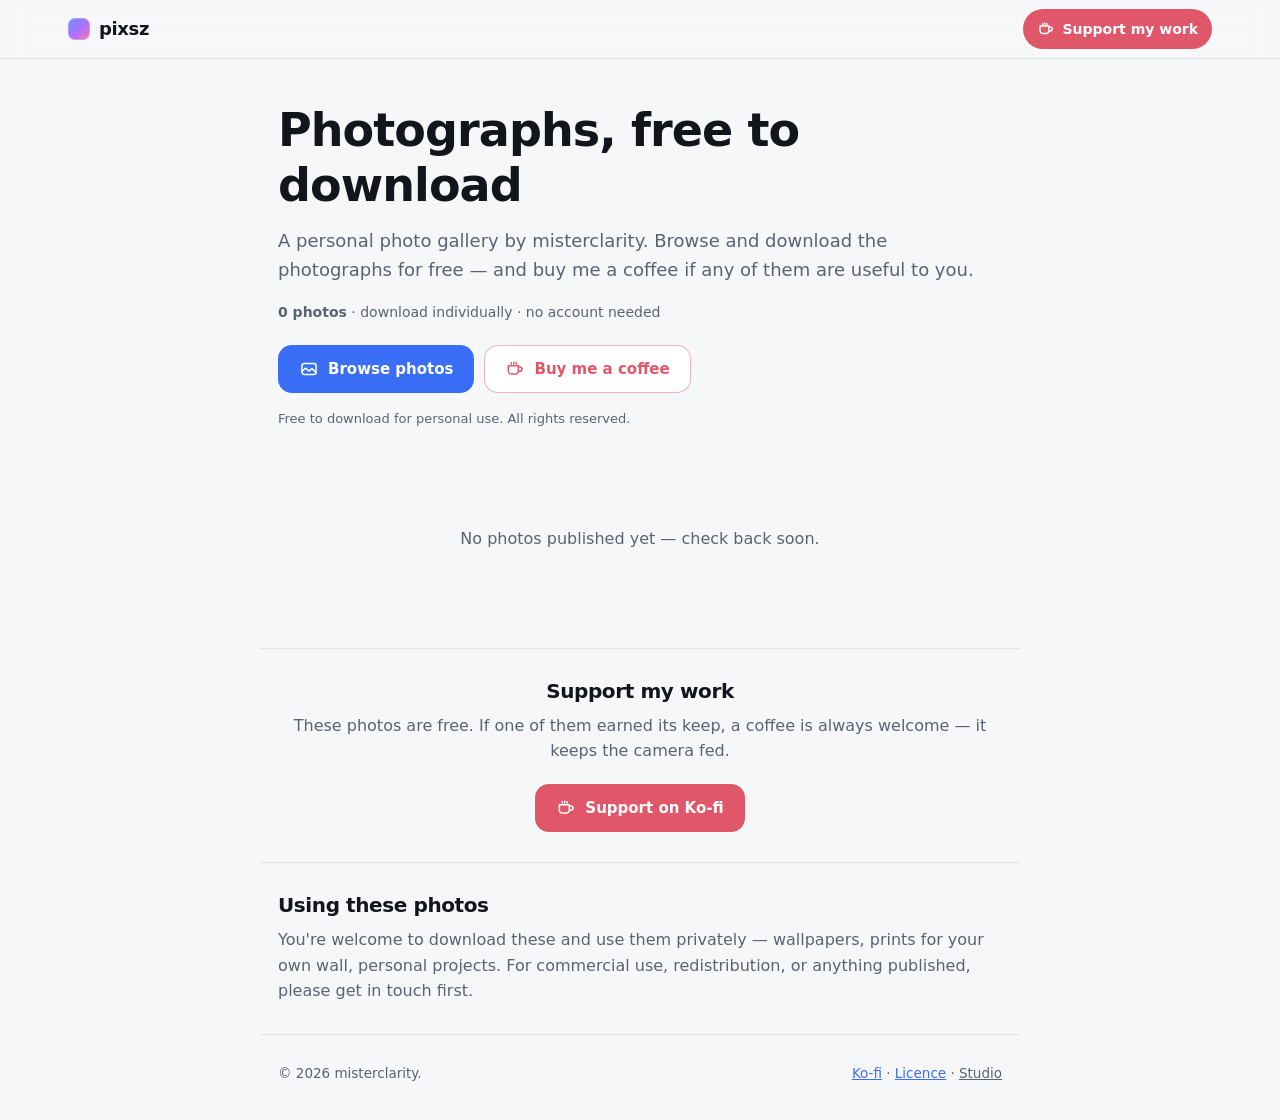
<file: index.html>
<!DOCTYPE html>
<html lang="en">
<head>
<meta charset="utf-8">
<meta name="viewport" content="width=device-width, initial-scale=1, viewport-fit=cover">

<title>pixsz — photography by misterclarity</title>
<meta name="description" content="A personal photo gallery by misterclarity. Browse and download the photographs for free — and buy me a coffee if any of them are useful to you.">
<meta name="keywords" content="photography, free photos, download photos, photo gallery, misterclarity">
<meta name="author" content="misterclarity">
<link rel="canonical" href="https://misterclarity.github.io/pixsz/">
<meta name="robots" content="index, follow, max-image-preview:large, max-snippet:-1, noai, noimageai">

<meta property="og:type" content="website">
<meta property="og:site_name" content="pixsz">
<meta property="og:title" content="pixsz — photography by misterclarity">
<meta property="og:description" content="A personal photo gallery by misterclarity. Browse and download the photographs for free — and buy me a coffee if any of them are useful to you.">
<meta property="og:url" content="https://misterclarity.github.io/pixsz/">
<meta property="og:image" content="https://misterclarity.github.io/pixsz/assets/icon-512.png">
<meta property="og:locale" content="en">
<meta name="twitter:card" content="summary_large_image">
<meta name="twitter:title" content="pixsz — photography by misterclarity">
<meta name="twitter:description" content="A personal photo gallery by misterclarity. Browse and download the photographs for free — and buy me a coffee if any of them are useful to you.">
<meta name="twitter:image" content="https://misterclarity.github.io/pixsz/assets/icon-512.png">

<meta name="theme-color" content="#0d0f14" media="(prefers-color-scheme: dark)">
<meta name="theme-color" content="#f6f7f9" media="(prefers-color-scheme: light)">
<link rel="icon" href="./assets/icon-192.png" sizes="192x192" type="image/png">
<link rel="apple-touch-icon" href="./assets/apple-touch-icon.png">
<link rel="stylesheet" href="./css/gallery.css">

<script type="application/ld+json">
{
  "@context": "https://schema.org",
  "@type": "ImageGallery",
  "name": "pixsz — photography by misterclarity",
  "description": "A personal photo gallery by misterclarity. Browse and download the photographs for free — and buy me a coffee if any of them are useful to you.",
  "url": "https://misterclarity.github.io/pixsz/",
  "inLanguage": "en",
  "author": {
    "@type": "Person",
    "name": "misterclarity",
    "url": "https://github.com/misterclarity"
  }
}
</script>
</head>
<body>

<a class="skip" href="#gallery">Skip to photos</a>

<header class="masthead">
  <div class="wrap">
    <div class="brand">
      <span class="brand-mark" aria-hidden="true"></span>
      <span class="brand-name">pixsz</span>
    </div>
    <!--KOFI-->
    <a class="kofi-btn" href="https://ko-fi.com/misterclarity" target="_blank" rel="noopener noreferrer">
      <svg viewBox="0 0 24 24" aria-hidden="true"><path d="M4 8h12v6a4 4 0 0 1-4 4H8a4 4 0 0 1-4-4V8Z"/><path d="M16 9.5h1.8a2.6 2.6 0 0 1 0 5.2H16"/><path d="M7.5 4.5v1.6M10.5 4v2.1M13.5 4.5v1.6"/></svg>
      <span>Support my work</span>
    </a>
    <!--/KOFI-->
  </div>
</header>

<main>
  <section class="intro wrap">
    <h1>Photographs, free to download</h1>
    <p class="lede">A personal photo gallery by misterclarity. Browse and download the photographs for free — and buy me a coffee if any of them are useful to you.</p>
    <p class="counts"><strong>0 photos</strong> · download individually · no account needed</p>
    <div class="intro-actions">
      <a class="btn primary" href="#gallery">
        <svg viewBox="0 0 24 24" aria-hidden="true"><rect x="3.5" y="5.5" width="17" height="13" rx="3"/><path d="M3.5 15l4.5-4 4 3.5 3.5-3 5 4.5"/></svg>
        <span>Browse photos</span>
      </a>
      <!--KOFI-->
      <a class="btn kofi-cta" href="https://ko-fi.com/misterclarity" target="_blank" rel="noopener noreferrer">
        <svg viewBox="0 0 24 24" aria-hidden="true"><path d="M4 8h12v6a4 4 0 0 1-4 4H8a4 4 0 0 1-4-4V8Z"/><path d="M16 9.5h1.8a2.6 2.6 0 0 1 0 5.2H16"/><path d="M7.5 4.5v1.6M10.5 4v2.1M13.5 4.5v1.6"/></svg>
        <span>Buy me a coffee</span>
      </a>
      <!--/KOFI-->
    </div>
    <p class="licence-line">Free to download for personal use. All rights reserved.</p>
  </section>

  <section class="gallery wrap" id="gallery" aria-label="Photographs">
<p class="gallery-empty">No photos published yet — check back soon.</p>
  </section>

  <!--KOFI-->
  <aside class="support wrap">
    <h2>Support my work</h2>
    <p>These photos are free. If one of them earned its keep, a coffee is always welcome — it keeps the camera fed.</p>
    <a class="btn primary" href="https://ko-fi.com/misterclarity" target="_blank" rel="noopener noreferrer">
      <svg viewBox="0 0 24 24" aria-hidden="true"><path d="M4 8h12v6a4 4 0 0 1-4 4H8a4 4 0 0 1-4-4V8Z"/><path d="M16 9.5h1.8a2.6 2.6 0 0 1 0 5.2H16"/><path d="M7.5 4.5v1.6M10.5 4v2.1M13.5 4.5v1.6"/></svg>
      <span>Support on Ko-fi</span>
    </a>
  </aside>
  <!--/KOFI-->

  <section class="licence wrap" id="licence">
    <h2>Using these photos</h2>
    <p>You're welcome to download these and use them privately — wallpapers, prints for your own wall, personal projects. For commercial use, redistribution, or anything published, please get in touch first.</p>
  </section>
</main>

<footer class="foot wrap">
  <p>© 2026 misterclarity.</p>
  <p class="foot-links">
    <!--KOFI--><a href="https://ko-fi.com/misterclarity" target="_blank" rel="noopener noreferrer">Ko-fi</a> · <!--/KOFI-->
    <a href="#licence">Licence</a><!--STUDIO--> ·
    <a class="foot-studio" href="./studio.html" rel="nofollow">Studio</a><!--/STUDIO-->
  </p>
</footer>

<!-- Viewer -->
<div class="viewer" id="viewer" hidden role="dialog" aria-modal="true" aria-label="Photo viewer">
  <figure class="viewer-stage">
    <!-- Sources are filled in per photo so the viewer picks a screen-sized
         variant rather than always pulling the largest one. -->
    <picture>
      <source id="viewerWebp" type="image/webp" sizes="100vw">
      <source id="viewerJpeg" type="image/jpeg" sizes="100vw">
      <img id="viewerImg" alt="">
    </picture>
  </figure>
  <div class="viewer-bar viewer-top">
    <button type="button" class="vbtn" id="viewerClose" aria-label="Close viewer">
      <svg viewBox="0 0 24 24" aria-hidden="true"><path d="M6 6l12 12M18 6L6 18"/></svg>
    </button>
    <span class="viewer-count" id="viewerCount"></span>
    <a class="vbtn" id="viewerDownload" download aria-label="Download the web-size version">
      <svg viewBox="0 0 24 24" aria-hidden="true"><path d="M12 4v11m0 0-3.5-3.5M12 15l3.5-3.5"/><path d="M5 17v1.5A1.5 1.5 0 0 0 6.5 20h11a1.5 1.5 0 0 0 1.5-1.5V17"/></svg>
    </a>
    <button type="button" class="vbtn" id="viewerFull" aria-label="Get the full-resolution file">
      <svg viewBox="0 0 24 24" aria-hidden="true"><path d="M9 4H4v5M15 20h5v-5M20 9V4h-5M4 15v5h5"/></svg>
    </button>
  </div>
  <button type="button" class="vnav prev" id="viewerPrev" aria-label="Previous photo">
    <svg viewBox="0 0 24 24" aria-hidden="true"><path d="M15 5 8 12l7 7"/></svg>
  </button>
  <button type="button" class="vnav next" id="viewerNext" aria-label="Next photo">
    <svg viewBox="0 0 24 24" aria-hidden="true"><path d="M9 5l7 7-7 7"/></svg>
  </button>
  <div class="viewer-bar viewer-bottom">
    <p id="viewerCaption"></p>
  </div>
</div>

<!-- Supporter prompt. Not a paywall: the bypass is a full-weight button, the
     copy says the download works either way, and the URL is in the markup. -->
<div class="gate-scrim" id="gateScrim" hidden></div>
<div class="gate" id="gate" hidden role="dialog" aria-modal="true" aria-labelledby="gateTitle"
     data-enabled="1">
  <h2 id="gateTitle">Full resolution</h2>
  <p class="gate-body">The web-size version is free and downloads straight away. If the full-size file is worth something to you, a coffee helps keep this going.</p>
  <p class="gate-file" id="gateFile"></p>
  <div class="gate-actions">
    <a class="btn primary gate-support" id="gateSupport" href="https://ko-fi.com/misterclarity" target="_blank" rel="noopener noreferrer">
      <svg viewBox="0 0 24 24" aria-hidden="true"><path d="M4 8h12v6a4 4 0 0 1-4 4H8a4 4 0 0 1-4-4V8Z"/><path d="M16 9.5h1.8a2.6 2.6 0 0 1 0 5.2H16"/><path d="M7.5 4.5v1.6M10.5 4v2.1M13.5 4.5v1.6"/></svg>
      <span>Buy me a coffee</span>
    </a>
    <a class="btn" id="gateBypass" download>
      <svg viewBox="0 0 24 24" aria-hidden="true"><path d="M12 4v11m0 0-3.5-3.5M12 15l3.5-3.5"/><path d="M5 17v1.5A1.5 1.5 0 0 0 6.5 20h11a1.5 1.5 0 0 0 1.5-1.5V17"/></svg>
      <span>Download full resolution</span>
    </a>
  </div>
  <p class="gate-note">Honesty box — nothing is checked, and the download works either way.</p>
  <button type="button" class="gate-close" id="gateClose" aria-label="Close">
    <svg viewBox="0 0 24 24" aria-hidden="true"><path d="M6 6l12 12M18 6L6 18"/></svg>
  </button>
</div>

<div class="toast" id="toast" role="status" aria-live="polite" hidden></div>

<script type="module" src="./js/gallery.js"></script>
<!-- built 2026-08-10T14:46:11.732Z -->
</body>
</html>
</file>
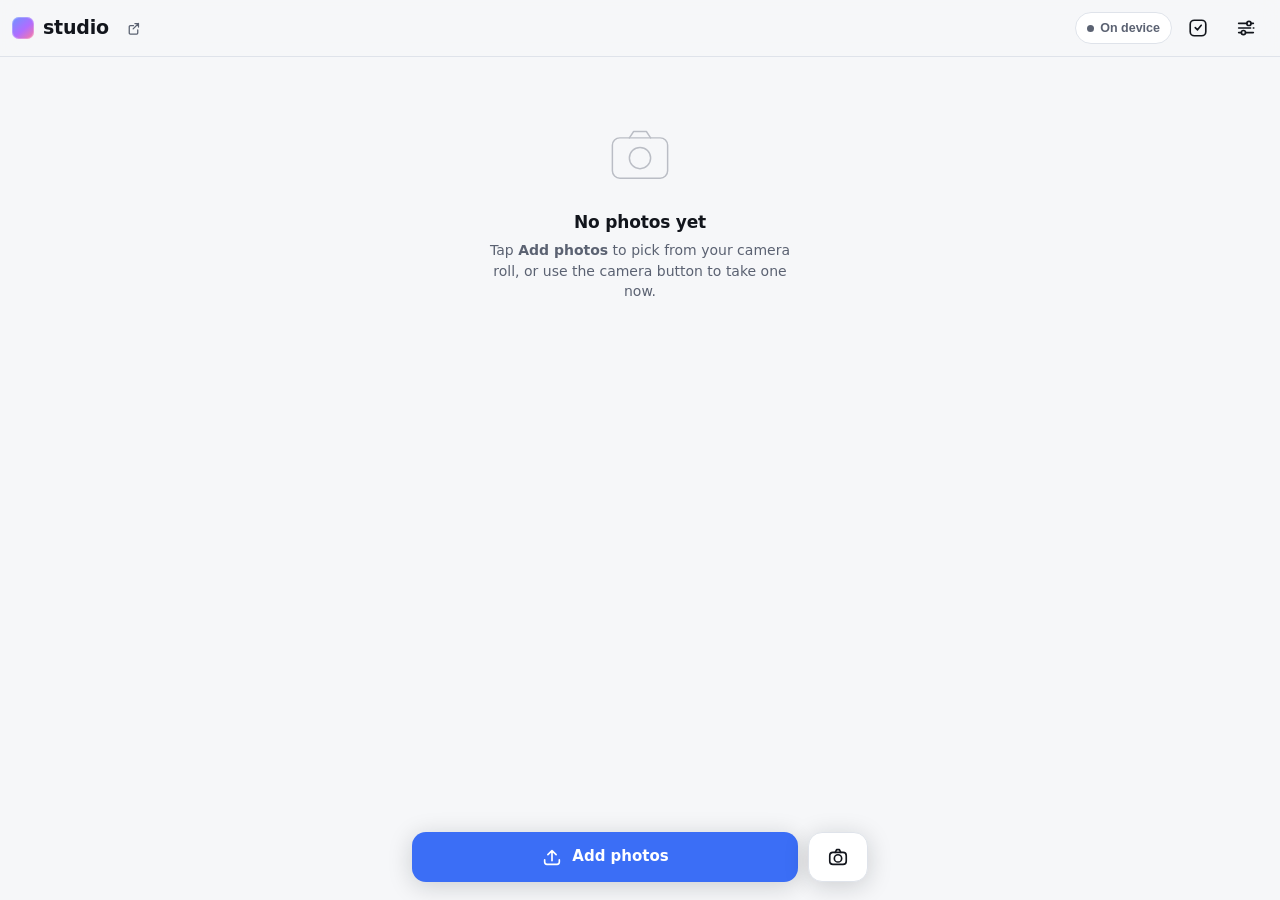
<file: studio.html>
<!DOCTYPE html>
<html lang="en">
<head>
<meta charset="utf-8">
<meta name="viewport" content="width=device-width, initial-scale=1, viewport-fit=cover">
<title>pixsz studio — upload</title>
<meta name="description" content="Private uploader for the pixsz gallery.">
<!-- The studio is the private half of the site: an uploader behind a personal
     token, with nothing a search result should ever point at. -->
<meta name="robots" content="noindex, nofollow">
<meta name="theme-color" content="#0d0f14" media="(prefers-color-scheme: dark)">
<meta name="theme-color" content="#f6f7f9" media="(prefers-color-scheme: light)">
<meta name="apple-mobile-web-app-capable" content="yes">
<meta name="apple-mobile-web-app-status-bar-style" content="black-translucent">
<meta name="apple-mobile-web-app-title" content="pixsz">
<meta name="mobile-web-app-capable" content="yes">
<link rel="manifest" href="./manifest.webmanifest">
<link rel="icon" href="./assets/icon-192.png" sizes="192x192" type="image/png">
<link rel="apple-touch-icon" href="./assets/apple-touch-icon.png">
<link rel="stylesheet" href="./css/styles.css">
</head>
<body>

<header class="topbar" id="topbar">
  <div class="topbar-inner">
    <div class="brand">
      <span class="brand-mark" aria-hidden="true"></span>
      <h1>studio</h1>
      <a class="brand-out" href="./" title="View the public gallery">
        <svg viewBox="0 0 24 24" aria-hidden="true"><path d="M14 5h5v5M19 5l-7.5 7.5"/><path d="M18 14v4.5A1.5 1.5 0 0 1 16.5 20h-9A1.5 1.5 0 0 1 6 18.5v-9A1.5 1.5 0 0 1 7.5 8H12"/></svg>
        <span class="sr-only">View the public gallery</span>
      </a>
    </div>
    <div class="topbar-actions">
      <button type="button" class="pill" id="syncPill" aria-live="polite">
        <span class="dot" id="syncDot"></span><span id="syncText">Local</span>
      </button>
      <button type="button" class="icon-btn" id="btnSelect" aria-pressed="false" title="Select photos">
        <svg viewBox="0 0 24 24" aria-hidden="true"><path d="M9 11.5 11.5 14 15.5 9"/><rect x="3.5" y="3.5" width="17" height="17" rx="4.5"/></svg>
        <span class="sr-only">Select photos</span>
      </button>
      <button type="button" class="icon-btn" id="btnSettings" title="Settings">
        <svg viewBox="0 0 24 24" aria-hidden="true"><path d="M4 7h9M17.5 7H20M4 17h3M11.5 17H20M4 12h13M20.5 12H20"/><circle cx="15.2" cy="7" r="2.3"/><circle cx="9.2" cy="17" r="2.3"/></svg>
        <span class="sr-only">Settings</span>
      </button>
    </div>
  </div>

  <div class="selbar" id="selbar" hidden>
    <button type="button" class="ghost" id="selCancel">Cancel</button>
    <span class="selcount" id="selCount">0 selected</span>
    <button type="button" class="ghost" id="selAll">All</button>
    <button type="button" class="ghost danger" id="selDelete">Delete</button>
  </div>
</header>

<main id="main">
  <section class="queue" id="queue" hidden>
    <div class="queue-head">
      <strong id="queueTitle">Processing…</strong>
      <button type="button" class="ghost small" id="queueClear">Clear</button>
    </div>
    <div class="progress"><div class="progress-bar" id="queueBar"></div></div>
    <ul class="queue-errors" id="queueErrors"></ul>
  </section>

  <section class="empty" id="empty" hidden>
    <div class="empty-art" aria-hidden="true">
      <svg viewBox="0 0 64 64"><rect x="6" y="14" width="52" height="38" rx="7"/><circle cx="32" cy="33" r="10"/><path d="M22 14l4-6h12l4 6"/></svg>
    </div>
    <h2>No photos yet</h2>
    <p>Tap <strong>Add photos</strong> to pick from your camera roll, or use the camera button to take one now.</p>
  </section>

  <div class="grid" id="grid" role="list"></div>

  <div class="grid-end" id="gridEnd" hidden></div>
</main>

<nav class="actionbar" id="actionbar">
  <label class="btn primary" for="filePick">
    <svg viewBox="0 0 24 24" aria-hidden="true"><path d="M12 16V5m0 0L7.5 9.5M12 5l4.5 4.5"/><path d="M4 15v2.5A2.5 2.5 0 0 0 6.5 20h11a2.5 2.5 0 0 0 2.5-2.5V15"/></svg>
    <span>Add photos</span>
  </label>
  <label class="btn" for="cameraPick" title="Take a photo">
    <svg viewBox="0 0 24 24" aria-hidden="true"><rect x="3" y="7" width="18" height="13" rx="3.5"/><circle cx="12" cy="13.5" r="4"/><path d="M9 7l1.5-3h3L15 7"/></svg>
    <span class="sr-only">Camera</span>
  </label>
</nav>

<input type="file" id="filePick" accept="image/*" multiple hidden>
<input type="file" id="cameraPick" accept="image/*" capture="environment" hidden>

<!-- Drag & drop overlay (desktop) -->
<div class="dropzone" id="dropzone" hidden><div>Drop photos to upload</div></div>

<!-- Lightbox -->
<div class="lightbox" id="lightbox" hidden aria-modal="true" role="dialog" aria-label="Photo viewer">
  <div class="lb-track" id="lbTrack"></div>
  <div class="lb-top">
    <button type="button" class="icon-btn light" id="lbClose" title="Close">
      <svg viewBox="0 0 24 24" aria-hidden="true"><path d="M6 6l12 12M18 6L6 18"/></svg><span class="sr-only">Close</span>
    </button>
    <span class="lb-index" id="lbIndex"></span>
    <div class="lb-top-right">
      <button type="button" class="icon-btn light" id="lbShare" title="Share">
        <svg viewBox="0 0 24 24" aria-hidden="true"><path d="M12 15V4m0 0L8.5 7.5M12 4l3.5 3.5"/><path d="M5 13v5.5A1.5 1.5 0 0 0 6.5 20h11a1.5 1.5 0 0 0 1.5-1.5V13"/></svg><span class="sr-only">Share</span>
      </button>
      <button type="button" class="icon-btn light" id="lbDownload" title="Save">
        <svg viewBox="0 0 24 24" aria-hidden="true"><path d="M12 4v11m0 0l-3.5-3.5M12 15l3.5-3.5"/><path d="M5 17v1.5A1.5 1.5 0 0 0 6.5 20h11a1.5 1.5 0 0 0 1.5-1.5V17"/></svg><span class="sr-only">Save</span>
      </button>
      <button type="button" class="icon-btn light danger" id="lbDelete" title="Delete">
        <svg viewBox="0 0 24 24" aria-hidden="true"><path d="M5 7h14M10 7V5h4v2M6.5 7l.8 12.1A1.5 1.5 0 0 0 8.8 20.5h6.4a1.5 1.5 0 0 0 1.5-1.4L17.5 7"/></svg><span class="sr-only">Delete</span>
      </button>
    </div>
  </div>
  <div class="lb-foot">
    <div class="lb-edit">
      <input type="text" id="lbTitle" placeholder="Title" aria-label="Photo title"
             autocapitalize="sentences" autocorrect="on" spellcheck="true">
      <textarea id="lbCaption" rows="2" aria-label="Caption and alt text"
                placeholder="Describe this photo — this becomes the alt text and the caption on the public page"></textarea>
    </div>
    <div class="lb-meta" id="lbMeta"></div>
  </div>
</div>

<!-- Settings sheet -->
<div class="sheet-scrim" id="sheetScrim" hidden></div>
<section class="sheet" id="sheet" hidden aria-modal="true" role="dialog" aria-labelledby="sheetTitle">
  <div class="sheet-grip" aria-hidden="true"></div>
  <div class="sheet-head">
    <h2 id="sheetTitle">Settings</h2>
    <button type="button" class="icon-btn" id="sheetClose" title="Close">
      <svg viewBox="0 0 24 24" aria-hidden="true"><path d="M6 6l12 12M18 6L6 18"/></svg><span class="sr-only">Close</span>
    </button>
  </div>

  <div class="sheet-body">
    <div class="field-group">
      <h3>Image handling</h3>
      <label class="row" for="setResize">
        <span><strong>Resize before storing</strong><small>Shrinks huge phone photos. Strips EXIF/GPS metadata.</small></span>
        <input type="checkbox" id="setResize" class="switch" checked>
      </label>
      <label class="row" for="setMaxEdge">
        <span><strong>Longest edge</strong><small id="setMaxEdgeLabel">2048 px</small></span>
        <input type="range" id="setMaxEdge" min="720" max="4096" step="128" value="2048">
      </label>
      <label class="row" for="setQuality">
        <span><strong>JPEG quality</strong><small id="setQualityLabel">82%</small></span>
        <input type="range" id="setQuality" min="50" max="100" step="1" value="82">
      </label>
    </div>

    <div class="field-group">
      <h3>GitHub sync <span class="tag" id="ghTag">off</span></h3>
      <p class="help">
        Optional. Commits your photos to a GitHub repo so they survive clearing your
        browser and sync to your other devices. Without it, photos stay on this device only.
      </p>
      <label class="stack" for="ghToken">
        <span>Fine-grained access token</span>
        <input type="password" id="ghToken" autocomplete="off" autocapitalize="none" autocorrect="off" spellcheck="false" placeholder="github_pat_…">
      </label>
      <p class="help warn">
        Stored in this browser's localStorage and sent only to api.github.com.
        Use a <strong>fine-grained</strong> token limited to one repo with
        <em>Contents: Read and write</em>. Avoid this on a shared device.
      </p>
      <div class="two-up">
        <label class="stack" for="ghOwner"><span>Owner</span>
          <input type="text" id="ghOwner" autocapitalize="none" autocorrect="off" spellcheck="false" placeholder="your-username"></label>
        <label class="stack" for="ghRepo"><span>Repo</span>
          <input type="text" id="ghRepo" autocapitalize="none" autocorrect="off" spellcheck="false" placeholder="my-photos"></label>
      </div>
      <div class="two-up">
        <label class="stack" for="ghBranch"><span>Branch</span>
          <input type="text" id="ghBranch" autocapitalize="none" autocorrect="off" spellcheck="false" placeholder="main"></label>
        <label class="stack" for="ghDir"><span>Folder</span>
          <input type="text" id="ghDir" autocapitalize="none" autocorrect="off" spellcheck="false" placeholder="photos"></label>
      </div>
      <div class="btn-row">
        <button type="button" class="btn" id="ghTest">Test &amp; save</button>
        <button type="button" class="btn" id="ghPull">Load from repo</button>
        <button type="button" class="btn danger" id="ghForget">Forget token</button>
      </div>
      <p class="status" id="ghStatus" role="status"></p>
    </div>

    <div class="field-group">
      <h3>This device</h3>
      <p class="help" id="storageInfo">—</p>
      <div class="btn-row">
        <button type="button" class="btn" id="btnExport">Download all</button>
        <button type="button" class="btn danger" id="btnWipe">Delete local photos</button>
      </div>
    </div>

    <p class="footnote">
      pixsz runs entirely in your browser. <span id="verLabel"></span>
    </p>
  </div>
</section>

<div class="toast" id="toast" role="status" aria-live="polite" hidden></div>

<script type="module" src="./js/app.js"></script>
</body>
</html>
</file>
<file: css/gallery.css>
/* Public gallery — the page visitors and crawlers see.
   Deliberately separate from styles.css (the studio): this page must stay small
   and fast, since it's the one being measured for search ranking. */

:root {
  --bg: #f6f7f9;
  --bg-elev: #ffffff;
  --bg-sunken: #eceef2;
  --fg: #12151c;
  --fg-dim: #5b6272;
  --line: #dfe3ea;
  --accent: #3b6ef6;
  --accent-fg: #ffffff;
  --kofi: #e0576a;
  --radius: 14px;
  --safe-l: env(safe-area-inset-left, 0px);
  --safe-r: env(safe-area-inset-right, 0px);
  --safe-b: env(safe-area-inset-bottom, 0px);
  --safe-t: env(safe-area-inset-top, 0px);
  color-scheme: light dark;
}

@media (prefers-color-scheme: dark) {
  :root {
    --bg: #0d0f14;
    --bg-elev: #171a21;
    --bg-sunken: #05070a;
    --fg: #eef1f6;
    --fg-dim: #949cad;
    --line: #262b35;
    --accent: #6d95ff;
    --accent-fg: #07101f;
    --kofi: #ff7d90;
  }
}

* { box-sizing: border-box; }
[hidden] { display: none !important; }

html { scroll-behavior: smooth; }
@media (prefers-reduced-motion: reduce) { html { scroll-behavior: auto; } }

body {
  margin: 0;
  background: var(--bg);
  color: var(--fg);
  font: 16px/1.6 -apple-system, BlinkMacSystemFont, "Segoe UI", Roboto, "Helvetica Neue", system-ui, sans-serif;
  -webkit-text-size-adjust: 100%;
  -webkit-tap-highlight-color: transparent;
}

body.locked { overflow: hidden; }

h1, h2 { margin: 0; font-weight: 650; letter-spacing: -0.02em; line-height: 1.2; }

img { max-width: 100%; }

svg {
  width: 20px; height: 20px;
  fill: none;
  stroke: currentColor;
  stroke-width: 1.8;
  stroke-linecap: round;
  stroke-linejoin: round;
  flex: none;
}

a { color: var(--accent); }

/* Anything that also carries .wrap must set padding-block, never the `padding`
   shorthand — the shorthand resets padding-inline and drops the gutter. */
.wrap {
  max-width: 1180px;
  margin-inline: auto;
  padding-inline: max(18px, var(--safe-l)) max(18px, var(--safe-r));
}

.skip {
  position: absolute;
  left: -9999px;
  top: 0;
  padding: 10px 16px;
  background: var(--accent);
  color: var(--accent-fg);
  z-index: 100;
}

.skip:focus { left: 8px; top: 8px; }

/* ---------- masthead ---------- */

.masthead {
  position: sticky;
  top: 0;
  z-index: 30;
  padding-top: var(--safe-t);
  background: color-mix(in srgb, var(--bg) 88%, transparent);
  backdrop-filter: saturate(160%) blur(14px);
  -webkit-backdrop-filter: saturate(160%) blur(14px);
  border-bottom: 1px solid var(--line);
}

.masthead .wrap {
  height: 58px;
  display: flex;
  align-items: center;
  gap: 12px;
}

.brand { display: flex; align-items: center; gap: 9px; margin-right: auto; }
.brand-name { font-weight: 700; font-size: 18px; letter-spacing: -0.02em; }

.brand-mark {
  width: 22px; height: 22px;
  border-radius: 7px;
  background: linear-gradient(140deg, #6d95ff, #b06dff 55%, #ff7a9c);
  box-shadow: inset 0 0 0 1px rgba(255, 255, 255, .25);
}

.kofi-btn {
  display: inline-flex;
  align-items: center;
  gap: 7px;
  min-height: 40px;
  padding: 0 14px;
  border-radius: 999px;
  background: var(--kofi);
  color: #fff;
  font-size: 14px;
  font-weight: 650;
  text-decoration: none;
  touch-action: manipulation;
}

.kofi-btn:active { transform: translateY(1px); }
.kofi-btn svg { width: 18px; height: 18px; }

@media (max-width: 460px) {
  /* Keep the coffee cup, drop the words — the header must not wrap. */
  .kofi-btn span { display: none; }
  .kofi-btn { padding: 0; width: 40px; justify-content: center; }
}

/* ---------- intro ---------- */

.intro { padding-block: 44px 30px; max-width: 760px; margin-inline: auto; }
.intro h1 { font-size: clamp(30px, 7vw, 46px); }
.lede { color: var(--fg-dim); font-size: clamp(16px, 2.4vw, 18px); margin: 14px 0 0; }
.counts { color: var(--fg-dim); font-size: 14px; margin: 16px 0 0; }
.licence-line { color: var(--fg-dim); font-size: 13px; margin: 16px 0 0; }

.intro-actions { display: flex; flex-wrap: wrap; gap: 10px; margin-top: 22px; }

.btn {
  display: inline-flex;
  align-items: center;
  justify-content: center;
  gap: 9px;
  min-height: 48px;
  padding: 0 20px;
  border: 1px solid var(--line);
  border-radius: var(--radius);
  background: var(--bg-elev);
  color: var(--fg);
  font: inherit;
  font-size: 15px;
  font-weight: 650;
  text-decoration: none;
  cursor: pointer;
  touch-action: manipulation;
}

.btn:active { transform: translateY(1px); }
.btn.primary { background: var(--accent); color: var(--accent-fg); border-color: transparent; }
.btn:disabled { opacity: .55; cursor: default; }

@media (max-width: 460px) { .intro-actions .btn { flex: 1 1 100%; } }

/* ---------- gallery ---------- */

/* minmax(0, 1fr) rather than 1fr: a grid item's automatic minimum size is its
   min-content width, so a long caption or a wide image would otherwise push the
   track past the viewport and give the whole page a horizontal scrollbar. */
.gallery {
  padding-block: 10px 40px;
  display: grid;
  grid-template-columns: minmax(0, 1fr);
  gap: 34px;
}

@media (min-width: 620px) { .gallery { grid-template-columns: repeat(2, minmax(0, 1fr)); gap: 26px; } }
@media (min-width: 1000px) { .gallery { grid-template-columns: repeat(3, minmax(0, 1fr)); } }

.gallery-empty { grid-column: 1 / -1; text-align: center; color: var(--fg-dim); padding: 40px 0; }

/* No content-visibility here on purpose. It was measured at 66 photos on a
   4x-throttled phone profile and made no difference (2403ms vs 2407ms of scroll
   work, zero long tasks either way) — loading="lazy" already defers the
   expensive part — while its size estimates made the scroll height wrong for
   tiles that had never been rendered. Past a few hundred photos the answer is
   pagination, not this. */
.shot { margin: 0; min-width: 0; }

.shot-link {
  display: block;
  border-radius: var(--radius);
  overflow: hidden;
  background: var(--bg-sunken);
  line-height: 0;
}

/* The blur-up placeholder is painted as the link's background by the build.
   Scaling a 16px JPEG to tile size is the blur — no filter needed, so there's
   no compositing cost while scrolling. */
.shot-link img {
  width: 100%;
  height: auto;
  display: block;
  transition: transform .35s cubic-bezier(.22, 1, .36, 1), opacity .3s ease;
  /* Suppresses the iOS long-press "Save Image" sheet and the desktop drag
     ghost. Friction only — see the note in js/gallery.js. */
  -webkit-touch-callout: none;
  -webkit-user-drag: none;
  -webkit-user-select: none;
  user-select: none;
}

/* Only fade when JS is present to add .lit — without it the image must be
   visible immediately, since the page has to work with no script at all. */
.js .shot-link img { opacity: 0; }
.js .shot-link img.lit { opacity: 1; }

@media (hover: hover) {
  .shot-link:hover img { transform: scale(1.02); }
}

.shot figcaption {
  min-width: 0;
  display: flex;
  align-items: baseline;
  flex-wrap: wrap;
  gap: 4px 12px;
  padding: 11px 2px 0;
  line-height: 1.45;
}

.shot-title { font-weight: 650; font-size: 15px; min-width: 0; overflow-wrap: anywhere; }
.shot-caption { color: var(--fg-dim); font-size: 14px; flex: 1 1 100%; order: 3; min-width: 0; overflow-wrap: anywhere; }

.shot-dl {
  margin-left: auto;
  display: inline-flex;
  align-items: center;
  gap: 6px;
  min-height: 36px;
  padding: 0 11px;
  border-radius: 999px;
  background: var(--bg-elev);
  border: 1px solid var(--line);
  color: var(--fg-dim);
  font-size: 13px;
  font-weight: 600;
  text-decoration: none;
  touch-action: manipulation;
}

.shot-dl svg { width: 15px; height: 15px; }
.shot-dl:active { transform: translateY(1px); }

/* ---------- support + licence ---------- */

.support, .licence {
  max-width: 760px;
  margin-inline: auto;
  padding-block: 30px;
}

.support {
  text-align: center;
  border-top: 1px solid var(--line);
  border-bottom: 1px solid var(--line);
}

.support h2, .licence h2 { font-size: 20px; }
.support p, .licence p { color: var(--fg-dim); margin: 10px 0 20px; }
.licence p { margin-bottom: 0; }
.support .btn.primary { background: var(--kofi); color: #fff; }

.foot {
  max-width: 760px;
  margin-inline: auto;
  padding-block: 28px calc(36px + var(--safe-b));
  color: var(--fg-dim);
  font-size: 13.5px;
  display: flex;
  flex-wrap: wrap;
  gap: 8px 16px;
  justify-content: space-between;
  border-top: 1px solid var(--line);
}

.foot p { margin: 0; }

/* ---------- viewer ---------- */

.viewer {
  position: fixed;
  inset: 0;
  z-index: 80;
  background: #000;
  display: grid;
  place-items: center;
  touch-action: none;
}

.viewer-stage {
  margin: 0;
  width: 100%;
  height: 100%;
  display: grid;
  place-items: center;
  padding: calc(60px + var(--safe-t)) 8px calc(72px + var(--safe-b));
}

.viewer-stage img {
  max-width: 100%;
  max-height: 100%;
  object-fit: contain;
  -webkit-user-drag: none;
  user-select: none;
  pointer-events: none;
}

.viewer-bar {
  position: absolute;
  left: 0; right: 0;
  display: flex;
  align-items: center;
  gap: 8px;
  padding: 10px max(12px, var(--safe-r)) 10px max(12px, var(--safe-l));
  color: #fff;
}

.viewer-top { top: 0; padding-top: calc(10px + var(--safe-t)); background: linear-gradient(to bottom, rgba(0, 0, 0, .65), transparent); }
.viewer-bottom { bottom: 0; padding-bottom: calc(12px + var(--safe-b)); background: linear-gradient(to top, rgba(0, 0, 0, .65), transparent); }
.viewer-bottom p { margin: 0 auto; font-size: 13.5px; text-align: center; color: rgba(255, 255, 255, .85); }
.viewer-count { font-size: 13px; font-weight: 600; opacity: .8; margin-right: auto; }

.vbtn {
  width: 44px; height: 44px;
  display: grid;
  place-items: center;
  border: 0;
  border-radius: 12px;
  background: transparent;
  color: #fff;
  cursor: pointer;
  touch-action: manipulation;
}

.vbtn:active { background: rgba(255, 255, 255, .14); }

.vnav {
  position: absolute;
  top: 50%;
  transform: translateY(-50%);
  width: 48px; height: 48px;
  display: grid;
  place-items: center;
  border: 0;
  border-radius: 50%;
  background: rgba(255, 255, 255, .1);
  color: #fff;
  cursor: pointer;
  touch-action: manipulation;
}

.vnav.prev { left: 10px; }
.vnav.next { right: 10px; }
.vnav:disabled { opacity: .25; cursor: default; }

/* Arrows are a pointer affordance; on touch the gesture is a swipe. */
@media (hover: none) and (pointer: coarse) { .vnav { display: none; } }

/* ---------- toast ---------- */

.toast {
  position: fixed;
  z-index: 90;
  left: 50%;
  bottom: calc(24px + var(--safe-b));
  transform: translateX(-50%);
  max-width: min(92vw, 420px);
  padding: 11px 16px;
  border-radius: 12px;
  background: #12151c;
  color: #fff;
  font-size: 13.5px;
  text-align: center;
  box-shadow: 0 8px 30px rgba(0, 0, 0, .4);
}

@media (prefers-color-scheme: dark) { .toast { background: #2a303c; } }

@media (prefers-reduced-motion: reduce) {
  *, *::before, *::after { animation-duration: .001ms !important; transition-duration: .001ms !important; }
}

/* Ko-fi keeps its brand colour as a secondary action: the photos are what the
   page is for, and the ask reads better after the work than in front of it. */
.kofi-cta { color: var(--kofi); border-color: color-mix(in srgb, var(--kofi) 45%, transparent); }

/* ---------- supporter prompt ---------- */

.gate-scrim {
  position: fixed;
  inset: 0;
  z-index: 90;
  background: rgba(0, 0, 0, .5);
}

.gate {
  position: fixed;
  z-index: 91;
  left: 0; right: 0; bottom: 0;
  padding: 26px max(20px, var(--safe-r)) calc(24px + var(--safe-b)) max(20px, var(--safe-l));
  background: var(--bg-elev);
  border-radius: 20px 20px 0 0;
  box-shadow: 0 -8px 40px rgba(0, 0, 0, .4);
  animation: gate-in .24s cubic-bezier(.22, 1, .36, 1);
}

@keyframes gate-in { from { transform: translateY(100%); } }

@media (min-width: 620px) {
  .gate {
    left: 50%;
    right: auto;
    bottom: auto;
    top: 50%;
    width: 460px;
    transform: translate(-50%, -50%);
    border-radius: 18px;
    animation: none;
  }
}

.gate h2 { font-size: 20px; padding-right: 32px; }
.gate-body { color: var(--fg-dim); font-size: 14.5px; margin: 10px 0 0; }
.gate-file { font-size: 13.5px; font-weight: 600; margin: 14px 0 0; overflow-wrap: anywhere; }

/* Both actions are the same size on purpose. The bypass is a real choice, not a
   grudging one — see the note in js/gallery.js. */
.gate-actions { display: flex; flex-wrap: wrap; gap: 10px; margin-top: 18px; }
.gate-actions .btn { flex: 1 1 190px; }
.gate-actions .gate-support { background: var(--kofi); color: #fff; border-color: transparent; }

.gate-note { color: var(--fg-dim); font-size: 12.5px; margin: 14px 0 0; }

.gate-close {
  position: absolute;
  top: 14px;
  right: 14px;
  width: 36px; height: 36px;
  display: grid;
  place-items: center;
  border: 0;
  border-radius: 10px;
  background: transparent;
  color: var(--fg-dim);
  cursor: pointer;
  touch-action: manipulation;
}

.gate-close:active { background: var(--bg-sunken); }

/* Owner's way back to the uploader. Muted rather than hidden — see the note in
   tools/build-gallery.mjs about why the URL isn't the thing protecting it. */
.foot-studio { color: var(--fg-dim); }
</file>
<file: css/styles.css>
/* pixsz — mobile-first photo upload
   Layout is built around thumb reach: destructive/primary actions live at the
   bottom of the screen, chrome at the top. */

:root {
  --bg: #f6f7f9;
  --bg-elev: #ffffff;
  --bg-sunken: #eceef2;
  --fg: #12151c;
  --fg-dim: #5b6272;
  --line: #dfe3ea;
  --accent: #3b6ef6;
  --accent-fg: #ffffff;
  --danger: #d63a3a;
  --ok: #1f9d55;
  --warn: #b8770b;
  --radius: 14px;
  --tap: 44px;
  --topbar-h: 56px;
  --safe-t: env(safe-area-inset-top, 0px);
  --safe-b: env(safe-area-inset-bottom, 0px);
  --safe-l: env(safe-area-inset-left, 0px);
  --safe-r: env(safe-area-inset-right, 0px);
  --shadow: 0 1px 2px rgba(16, 20, 30, .06), 0 8px 24px rgba(16, 20, 30, .08);
  color-scheme: light dark;
}

@media (prefers-color-scheme: dark) {
  :root {
    --bg: #0d0f14;
    --bg-elev: #171a21;
    --bg-sunken: #05070a;
    --fg: #eef1f6;
    --fg-dim: #949cad;
    --line: #262b35;
    --accent: #6d95ff;
    --accent-fg: #07101f;
    --danger: #ff6b6b;
    --ok: #4ad07f;
    --warn: #e2a53a;
    --shadow: 0 1px 2px rgba(0, 0, 0, .5), 0 8px 24px rgba(0, 0, 0, .45);
  }
}

* { box-sizing: border-box; }

/* Several components set an explicit `display`, which would otherwise beat the
   UA's `[hidden] { display: none }` rule and leave invisible panels swallowing
   taps across the whole screen. */
[hidden] { display: none !important; }

html, body {
  margin: 0;
  padding: 0;
  background: var(--bg);
  color: var(--fg);
}

body {
  font: 15px/1.45 -apple-system, BlinkMacSystemFont, "Segoe UI", Roboto, "Helvetica Neue", system-ui, sans-serif;
  min-height: 100svh;
  /* Chrome shouldn't rubber-band away from the sticky bars. */
  overscroll-behavior-y: none;
  -webkit-text-size-adjust: 100%;
  -webkit-tap-highlight-color: transparent;
}

body.no-scroll { overflow: hidden; }

h1, h2, h3 { margin: 0; font-weight: 650; letter-spacing: -0.01em; }

svg {
  width: 22px;
  height: 22px;
  fill: none;
  stroke: currentColor;
  stroke-width: 1.8;
  stroke-linecap: round;
  stroke-linejoin: round;
}

.sr-only {
  position: absolute;
  width: 1px; height: 1px;
  padding: 0; margin: -1px;
  overflow: hidden;
  clip: rect(0 0 0 0);
  white-space: nowrap;
  border: 0;
}

/* ---------- top bar ---------- */

.topbar {
  position: sticky;
  top: 0;
  z-index: 30;
  padding-top: var(--safe-t);
  background: color-mix(in srgb, var(--bg) 86%, transparent);
  backdrop-filter: saturate(160%) blur(14px);
  -webkit-backdrop-filter: saturate(160%) blur(14px);
  border-bottom: 1px solid var(--line);
}

.topbar-inner {
  height: var(--topbar-h);
  display: flex;
  align-items: center;
  gap: 8px;
  padding: 0 calc(12px + var(--safe-r)) 0 calc(12px + var(--safe-l));
}

.brand { display: flex; align-items: center; gap: 9px; margin-right: auto; min-width: 0; }
.brand h1 { font-size: 19px; }

.brand-mark {
  width: 22px; height: 22px;
  border-radius: 7px;
  background: linear-gradient(140deg, #6d95ff, #b06dff 55%, #ff7a9c);
  box-shadow: inset 0 0 0 1px rgba(255, 255, 255, .25);
  flex: none;
}

.topbar-actions { display: flex; align-items: center; gap: 4px; }

.icon-btn {
  min-width: var(--tap);
  height: var(--tap);
  display: inline-grid;
  place-items: center;
  border: 0;
  border-radius: 12px;
  background: transparent;
  color: var(--fg);
  cursor: pointer;
  touch-action: manipulation;
}

.icon-btn:active { background: var(--bg-sunken); }
.icon-btn[aria-pressed="true"] { background: var(--accent); color: var(--accent-fg); }
.icon-btn.light { color: #fff; }
.icon-btn.danger { color: var(--danger); }

.pill {
  display: inline-flex;
  align-items: center;
  gap: 6px;
  height: 32px;
  padding: 0 11px;
  border: 1px solid var(--line);
  border-radius: 999px;
  background: var(--bg-elev);
  color: var(--fg-dim);
  font-size: 12.5px;
  font-weight: 600;
  cursor: pointer;
  touch-action: manipulation;
  white-space: nowrap;
}

.dot {
  width: 7px; height: 7px;
  border-radius: 50%;
  background: var(--fg-dim);
  flex: none;
}

.pill[data-state="ok"] .dot { background: var(--ok); }
.pill[data-state="busy"] .dot { background: var(--warn); animation: pulse 1.1s ease-in-out infinite; }
.pill[data-state="err"] .dot { background: var(--danger); }

@keyframes pulse { 50% { opacity: .25; } }

/* selection bar replaces the action bar contextually */
.selbar {
  display: flex;
  align-items: center;
  gap: 10px;
  height: 46px;
  padding: 0 calc(10px + var(--safe-r)) 0 calc(10px + var(--safe-l));
  border-top: 1px solid var(--line);
}

.selcount { margin-right: auto; font-weight: 600; font-size: 14px; }

.ghost {
  border: 0;
  background: transparent;
  color: var(--accent);
  font: inherit;
  font-weight: 600;
  padding: 10px 8px;
  min-height: var(--tap);
  border-radius: 10px;
  cursor: pointer;
  touch-action: manipulation;
}

.ghost.small { min-height: 34px; padding: 4px 8px; font-size: 13px; }
.ghost.danger { color: var(--danger); }
.ghost:disabled { opacity: .4; }

/* ---------- main ---------- */

main {
  padding: 10px calc(10px + var(--safe-r)) calc(96px + var(--safe-b)) calc(10px + var(--safe-l));
}

.grid {
  display: grid;
  grid-template-columns: repeat(3, 1fr);
  gap: 3px;
}

@media (min-width: 520px) { .grid { grid-template-columns: repeat(4, 1fr); gap: 6px; } }
@media (min-width: 760px) { .grid { grid-template-columns: repeat(5, 1fr); gap: 8px; } }
@media (min-width: 1100px) { .grid { grid-template-columns: repeat(7, 1fr); } }

.cell {
  position: relative;
  aspect-ratio: 1;
  border: 0;
  padding: 0;
  margin: 0;
  border-radius: 8px;
  overflow: hidden;
  background: var(--bg-sunken);
  cursor: pointer;
  touch-action: manipulation;
  -webkit-user-select: none;
  user-select: none;
}

.cell img {
  width: 100%;
  height: 100%;
  object-fit: cover;
  display: block;
  opacity: 0;
  transition: opacity .22s ease;
  -webkit-user-drag: none;
  pointer-events: none;
}

.cell img.ready { opacity: 1; }

/* The badge is a sync indicator, so it stays out of the way entirely when
   there's no sync to report — i.e. local-only photos, which is every photo
   until GitHub is configured. */
.cell .badge {
  position: absolute;
  right: 4px;
  bottom: 4px;
  width: 16px; height: 16px;
  border-radius: 50%;
  display: none;
  place-items: center;
  background: rgba(0, 0, 0, .5);
  color: #fff;
  box-shadow: 0 0 0 1px rgba(0, 0, 0, .12);
}

.cell .badge svg { width: 11px; height: 11px; stroke-width: 2.6; display: none; }

.cell[data-status="synced"] .badge,
.cell[data-status="queued"] .badge,
.cell[data-status="uploading"] .badge,
.cell[data-status="error"] .badge { display: grid; }

.cell[data-status="synced"] .g-check,
.cell[data-status="queued"] .g-up,
.cell[data-status="uploading"] .g-up,
.cell[data-status="error"] .g-warn { display: block; }

.cell[data-status="queued"] .badge { background: rgba(0, 0, 0, .38); }
.cell[data-status="uploading"] .badge { background: var(--warn); color: #1b1300; animation: pulse 1.1s ease-in-out infinite; }
.cell[data-status="error"] .badge { background: var(--danger); color: #fff; }

.cell .check {
  position: absolute;
  inset: 0;
  background: rgba(59, 110, 246, .32);
  display: none;
  place-items: start end;
  padding: 5px;
}

.cell .check span {
  width: 20px; height: 20px;
  border-radius: 50%;
  background: var(--accent);
  color: var(--accent-fg);
  display: grid;
  place-items: center;
  box-shadow: 0 0 0 2px rgba(255, 255, 255, .8);
}

.cell .check span svg { width: 13px; height: 13px; stroke-width: 3; }

body.selecting .cell .check { display: grid; background: transparent; }
body.selecting .cell .check span { background: transparent; box-shadow: inset 0 0 0 2px rgba(255, 255, 255, .9); color: transparent; }
body.selecting .cell[aria-selected="true"] .check { background: rgba(59, 110, 246, .32); }
body.selecting .cell[aria-selected="true"] .check span { background: var(--accent); color: var(--accent-fg); box-shadow: 0 0 0 2px rgba(255, 255, 255, .8); }
body.selecting .cell[aria-selected="true"] img { transform: scale(.9); transition: transform .12s ease; }

/* ---------- queue ---------- */

.queue {
  background: var(--bg-elev);
  border: 1px solid var(--line);
  border-radius: var(--radius);
  padding: 12px 13px;
  margin-bottom: 12px;
  box-shadow: var(--shadow);
}

.queue-head { display: flex; align-items: center; gap: 8px; }
.queue-head strong { margin-right: auto; font-size: 14px; }

.progress {
  height: 5px;
  border-radius: 999px;
  background: var(--bg-sunken);
  overflow: hidden;
  margin-top: 9px;
}

.progress-bar {
  height: 100%;
  width: 0;
  border-radius: 999px;
  background: var(--accent);
  transition: width .25s ease;
}

.queue-errors {
  list-style: none;
  margin: 9px 0 0;
  padding: 0;
  font-size: 12.5px;
  color: var(--danger);
  display: grid;
  gap: 4px;
}

.queue-errors:empty { display: none; }
.queue-errors li { overflow-wrap: anywhere; }

/* ---------- empty state ---------- */

.empty { text-align: center; padding: 56px 22px; color: var(--fg-dim); }
.empty h2 { font-size: 17px; color: var(--fg); margin-bottom: 6px; }
.empty p { margin: 0; font-size: 14px; max-width: 34ch; margin-inline: auto; }
.empty-art svg { width: 68px; height: 68px; stroke-width: 1.4; opacity: .38; margin-bottom: 12px; }

.grid-end { text-align: center; color: var(--fg-dim); font-size: 12.5px; padding: 18px 0 4px; }

/* ---------- bottom action bar ---------- */

.actionbar {
  position: fixed;
  left: 0; right: 0; bottom: 0;
  z-index: 25;
  display: flex;
  gap: 10px;
  padding: 10px calc(12px + var(--safe-r)) calc(10px + var(--safe-b)) calc(12px + var(--safe-l));
  background: linear-gradient(to top, var(--bg) 62%, transparent);
}

body.selecting .actionbar { display: none; }

/* On a phone the bar spans the screen so the primary action is a thumb-wide
   target. On a desktop that reads as a banner, so cap and centre it. */
@media (min-width: 720px) {
  .actionbar {
    max-width: 480px;
    margin: 0 auto;
    padding-bottom: 18px;
    background: none;
  }
  .actionbar .btn { box-shadow: 0 4px 24px rgba(16, 20, 30, .18); }
}

.btn {
  flex: none;
  min-height: 50px;
  padding: 0 18px;
  display: inline-flex;
  align-items: center;
  justify-content: center;
  gap: 9px;
  border: 1px solid var(--line);
  border-radius: var(--radius);
  background: var(--bg-elev);
  color: var(--fg);
  font: inherit;
  font-weight: 600;
  cursor: pointer;
  touch-action: manipulation;
  box-shadow: var(--shadow);
  -webkit-user-select: none;
  user-select: none;
}

.btn:active { transform: translateY(1px); }
.btn.primary { flex: 1; background: var(--accent); color: var(--accent-fg); border-color: transparent; }
.btn.danger { color: var(--danger); }
.btn:disabled { opacity: .5; cursor: default; }

/* ---------- dropzone ---------- */

.dropzone {
  position: fixed;
  inset: 0;
  z-index: 60;
  display: grid;
  place-items: center;
  background: color-mix(in srgb, var(--bg) 80%, transparent);
  backdrop-filter: blur(3px);
}

.dropzone div {
  border: 2px dashed var(--accent);
  border-radius: 20px;
  padding: 40px 54px;
  font-weight: 650;
  color: var(--accent);
}

/* ---------- lightbox ---------- */

.lightbox {
  position: fixed;
  inset: 0;
  z-index: 70;
  background: #000;
  overflow: hidden;
  touch-action: none;
}

.lb-track {
  display: flex;
  height: 100%;
  will-change: transform;
}

.lb-slide {
  flex: 0 0 100%;
  height: 100%;
  display: grid;
  place-items: center;
  padding: calc(58px + var(--safe-t)) 0 calc(58px + var(--safe-b));
}

.lb-slide img {
  max-width: 100%;
  max-height: 100%;
  object-fit: contain;
  display: block;
  -webkit-user-select: none;
  user-select: none;
  -webkit-touch-callout: none;
  /* Without this the browser starts a native image drag, which cancels the
     pointer stream mid-swipe and strands the track. */
  -webkit-user-drag: none;
  pointer-events: none;
}

.lb-slide .spinner {
  width: 26px; height: 26px;
  border-radius: 50%;
  border: 2.5px solid rgba(255, 255, 255, .25);
  border-top-color: #fff;
  animation: spin .8s linear infinite;
}

@keyframes spin { to { transform: rotate(360deg); } }

.lb-top {
  position: absolute;
  top: 0; left: 0; right: 0;
  padding: calc(var(--safe-t) + 4px) calc(6px + var(--safe-r)) 4px calc(6px + var(--safe-l));
  display: flex;
  align-items: center;
  gap: 6px;
  background: linear-gradient(to bottom, rgba(0, 0, 0, .62), transparent);
  color: #fff;
}

.lb-top-right { margin-left: auto; display: flex; gap: 2px; }
.lb-index { font-size: 13px; font-weight: 600; opacity: .85; margin-left: 4px; }

.lb-foot {
  position: absolute;
  left: 0; right: 0; bottom: 0;
  padding: 14px calc(14px + var(--safe-r)) calc(12px + var(--safe-b)) calc(14px + var(--safe-l));
  background: linear-gradient(to top, rgba(0, 0, 0, .78), transparent);
}

.lb-meta {
  color: rgba(255, 255, 255, .8);
  font-size: 12.5px;
  text-align: center;
  pointer-events: none;
}

/* Captions are edited here rather than in a separate screen: the moment you're
   looking at a photo is the only moment you know what to call it. */
.lb-edit { display: grid; gap: 6px; margin-bottom: 10px; }

.lb-edit input,
.lb-edit textarea {
  width: 100%;
  padding: 9px 12px;
  border: 1px solid rgba(255, 255, 255, .2);
  border-radius: 11px;
  background: rgba(255, 255, 255, .08);
  color: #fff;
  font: 16px/1.35 inherit;
  resize: none;
}

.lb-edit textarea { font-size: 15px; }
.lb-edit input::placeholder, .lb-edit textarea::placeholder { color: rgba(255, 255, 255, .45); }
.lb-edit input:focus, .lb-edit textarea:focus { outline: 2px solid var(--accent); outline-offset: -1px; background: rgba(0, 0, 0, .5); }
.lb-edit[hidden] { display: none; }

.brand-out {
  display: inline-grid;
  place-items: center;
  width: 32px; height: 32px;
  border-radius: 9px;
  color: var(--fg-dim);
  text-decoration: none;
}

.brand-out svg { width: 17px; height: 17px; }
.brand-out:active { background: var(--bg-sunken); }

/* ---------- settings sheet ---------- */

.sheet-scrim {
  position: fixed;
  inset: 0;
  z-index: 80;
  background: rgba(0, 0, 0, .45);
}

.sheet {
  position: fixed;
  z-index: 81;
  left: 0; right: 0; bottom: 0;
  max-height: 88svh;
  display: flex;
  flex-direction: column;
  background: var(--bg-elev);
  border-radius: 20px 20px 0 0;
  box-shadow: 0 -8px 40px rgba(0, 0, 0, .35);
  animation: sheet-in .24s cubic-bezier(.22, 1, .36, 1);
}

@keyframes sheet-in { from { transform: translateY(100%); } }

@media (min-width: 720px) {
  .sheet {
    left: 50%;
    right: auto;
    bottom: auto;
    top: 50%;
    width: 560px;
    transform: translate(-50%, -50%);
    border-radius: 18px;
    max-height: 84svh;
    animation: none;
  }
}

.sheet-grip {
  width: 38px; height: 4px;
  border-radius: 999px;
  background: var(--line);
  margin: 8px auto 0;
}

@media (min-width: 720px) { .sheet-grip { display: none; } }

.sheet-head {
  display: flex;
  align-items: center;
  padding: 10px 10px 6px 18px;
}

.sheet-head h2 { font-size: 18px; margin-right: auto; }

.sheet-body {
  overflow-y: auto;
  -webkit-overflow-scrolling: touch;
  padding: 4px 18px calc(24px + var(--safe-b));
}

.field-group {
  padding: 16px 0;
  border-top: 1px solid var(--line);
}

.field-group:first-child { border-top: 0; padding-top: 4px; }
.field-group h3 { font-size: 13px; text-transform: uppercase; letter-spacing: .06em; color: var(--fg-dim); margin-bottom: 10px; }

.tag {
  display: inline-block;
  margin-left: 6px;
  padding: 1px 7px;
  border-radius: 999px;
  background: var(--bg-sunken);
  color: var(--fg-dim);
  font-size: 11px;
  letter-spacing: 0;
  text-transform: none;
}

.tag[data-on="1"] { background: color-mix(in srgb, var(--ok) 22%, transparent); color: var(--ok); }

.row {
  display: flex;
  align-items: center;
  gap: 14px;
  padding: 9px 0;
  min-height: var(--tap);
}

.row > span { flex: 1; display: flex; flex-direction: column; gap: 2px; }
.row small, .help { color: var(--fg-dim); font-size: 12.5px; }
.help { margin: 0 0 10px; line-height: 1.5; }
.help.warn { color: var(--warn); }

.stack { display: flex; flex-direction: column; gap: 5px; margin-bottom: 10px; }
.stack > span { font-size: 12.5px; font-weight: 600; color: var(--fg-dim); }
.two-up { display: grid; grid-template-columns: 1fr 1fr; gap: 10px; }

input[type="text"], input[type="password"] {
  width: 100%;
  min-height: var(--tap);
  padding: 10px 12px;
  border: 1px solid var(--line);
  border-radius: 11px;
  background: var(--bg);
  color: var(--fg);
  /* 16px keeps iOS Safari from zooming the viewport on focus. */
  font: 16px/1.3 inherit;
}

input[type="text"]:focus, input[type="password"]:focus {
  outline: 2px solid var(--accent);
  outline-offset: -1px;
}

input[type="range"] { flex: 0 0 140px; accent-color: var(--accent); height: var(--tap); }
.switch { width: 46px; height: 28px; accent-color: var(--accent); flex: none; }

.btn-row { display: flex; flex-wrap: wrap; gap: 8px; margin-top: 12px; }
.btn-row .btn { flex: 1 1 auto; min-height: var(--tap); font-size: 14px; }

.status { min-height: 18px; margin: 10px 0 0; font-size: 12.5px; color: var(--fg-dim); overflow-wrap: anywhere; }
.status[data-kind="ok"] { color: var(--ok); }
.status[data-kind="err"] { color: var(--danger); }

.footnote { color: var(--fg-dim); font-size: 12px; text-align: center; margin: 18px 0 0; }

/* ---------- toast ---------- */

.toast {
  position: fixed;
  z-index: 90;
  left: 50%;
  bottom: calc(84px + var(--safe-b));
  transform: translateX(-50%);
  max-width: min(92vw, 420px);
  padding: 11px 16px;
  border-radius: 12px;
  background: #12151c;
  color: #fff;
  font-size: 13.5px;
  font-weight: 500;
  text-align: center;
  box-shadow: 0 8px 30px rgba(0, 0, 0, .4);
  animation: toast-in .2s ease;
}

@media (prefers-color-scheme: dark) { .toast { background: #2a303c; } }
@keyframes toast-in { from { opacity: 0; transform: translate(-50%, 10px); } }

@media (prefers-reduced-motion: reduce) {
  *, *::before, *::after { animation-duration: .001ms !important; transition-duration: .001ms !important; }
}
</file>
